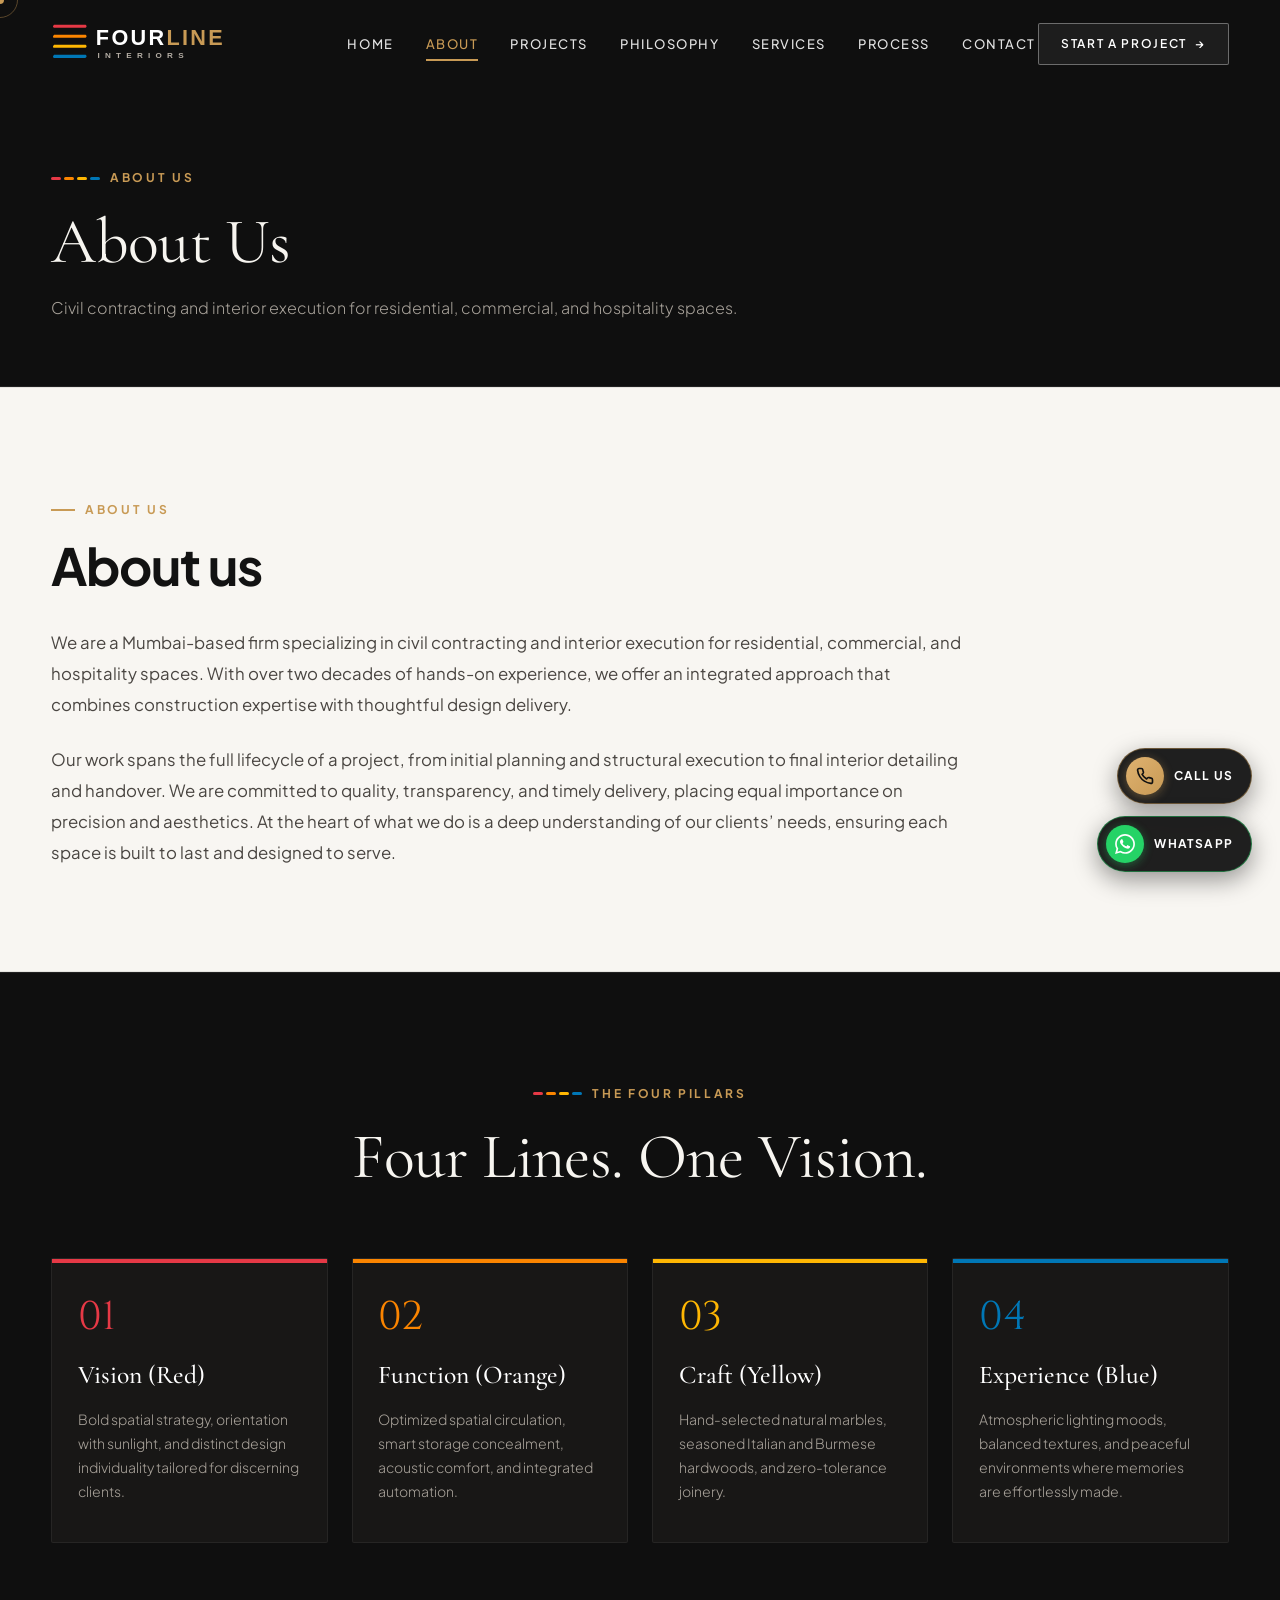
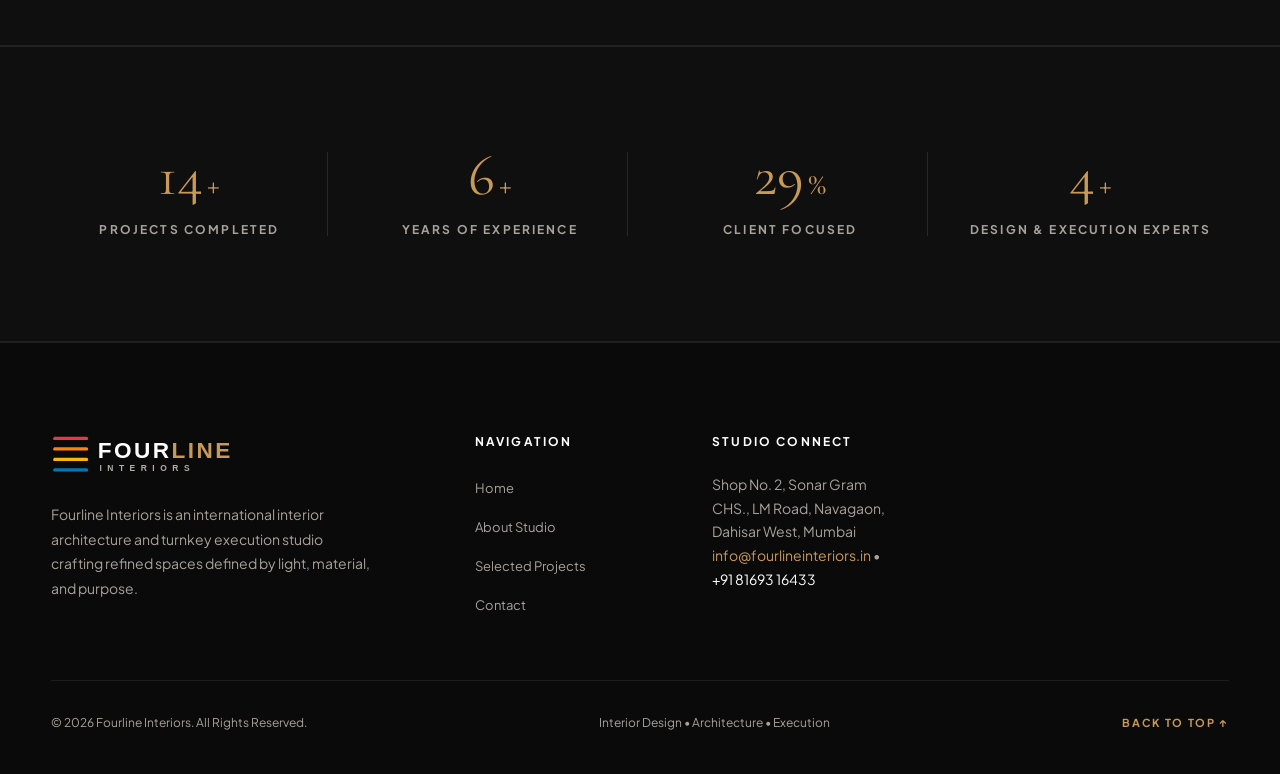
<file: about.html>
<!DOCTYPE html>
<html lang="en">
<head>
  <meta charset="UTF-8" />
  <meta name="viewport" content="width=device-width, initial-scale=1.0" />
  <meta name="description" content="About FOURLINE INTERIORS — Mumbai-based firm specializing in civil contracting and interior execution for residential, commercial, and hospitality spaces with over two decades of hands-on experience." />
  <title>About Us — FOURLINE INTERIORS</title>
  <link rel="icon" type="image/svg+xml" href="assets/logo.svg" />
  <link rel="stylesheet" href="css/style.css" />
</head>
<body>
  <!-- Custom Luxury Cursor -->
  <div class="custom-cursor"></div>
  <div class="cursor-follower"></div>

  <!-- Header -->
  <header class="site-header scrolled" id="mainHeader">
    <div class="header-container">
      <a href="index.html" class="brand-logo-link">
        <img src="assets/logo-white.svg" alt="Fourline Interiors Logo" class="logo-img" />
      </a>

      <nav class="nav-menu">
        <a href="index.html" class="nav-link">Home</a>
        <a href="about.html" class="nav-link active">About</a>
        <a href="projects.html" class="nav-link">Projects</a>
        <a href="index.html#concept" class="nav-link">Philosophy</a>
        <a href="index.html#services" class="nav-link">Services</a>
        <a href="index.html#process" class="nav-link">Process</a>
        <a href="contact.html" class="nav-link">Contact</a>
      </nav>

      <div class="header-actions">
        <a href="contact.html" class="btn-header-cta">
          <span>Start a Project</span>
          <span class="cta-arrow">→</span>
        </a>
        <button class="mobile-nav-toggle" aria-label="Toggle navigation menu">
          <span></span><span></span><span></span>
        </button>
      </div>
    </div>
  </header>

  <!-- Mobile Drawer Overlay -->
  <div class="mobile-drawer" id="mobileDrawer">
    <nav class="mobile-nav-links">
      <a href="index.html" class="mobile-nav-link"><span class="nav-num">01</span> Home</a>
      <a href="about.html" class="mobile-nav-link active"><span class="nav-num">02</span> About</a>
      <a href="projects.html" class="mobile-nav-link"><span class="nav-num">03</span> Selected Projects</a>
      <a href="index.html#concept" class="mobile-nav-link"><span class="nav-num">04</span> Fourline Concept</a>
      <a href="index.html#services" class="mobile-nav-link"><span class="nav-num">05</span> Services</a>
      <a href="contact.html" class="mobile-nav-link"><span class="nav-num">06</span> Contact</a>
    </nav>
  </div>

  <!-- Page Hero Banner -->
  <section class="section" style="background-color: var(--bg-dark); color: #FFFFFF; padding-top: 10rem; padding-bottom: 4rem; border-bottom: 1px solid rgba(255,255,255,0.08);">
    <div class="container">
      <div class="section-tag">
        <div class="fourline-brand-bar">
          <span class="line-1"></span>
          <span class="line-2"></span>
          <span class="line-3"></span>
          <span class="line-4"></span>
        </div>
        <span style="color: var(--gold-primary);">About Us</span>
      </div>
      <h1 class="section-title light" style="max-width: 850px;">About Us</h1>
      <p class="section-subtitle light" style="max-width: 750px;">
        Civil contracting and interior execution for residential, commercial, and hospitality spaces.
      </p>
    </div>
  </section>

  <!-- Studio Story Section -->
  <section class="section intro-section">
    <div class="container">
      <div class="intro-content-wrapper" style="max-width: 920px;">
        <div class="section-tag">
          <span class="tag-line"></span>
          <span>About Us</span>
        </div>
        <h2 class="intro-lead-heading" style="font-family: var(--font-sans); font-weight: 700; letter-spacing: -0.02em; margin-bottom: 2rem;">About us</h2>
        <p class="intro-text-body" style="font-size: clamp(1.05rem, 1.2vw, 1.2rem); line-height: 1.85; color: var(--text-secondary); margin-bottom: 1.5rem;">
          We are a Mumbai-based firm specializing in civil contracting and interior execution for residential, commercial, and hospitality spaces. With over two decades of hands-on experience, we offer an integrated approach that combines construction expertise with thoughtful design delivery.
        </p>
        <p class="intro-text-body" style="font-size: clamp(1.05rem, 1.2vw, 1.2rem); line-height: 1.85; color: var(--text-secondary); margin-bottom: 0;">
          Our work spans the full lifecycle of a project, from initial planning and structural execution to final interior detailing and handover. We are committed to quality, transparency, and timely delivery, placing equal importance on precision and aesthetics. At the heart of what we do is a deep understanding of our clients’ needs, ensuring each space is built to last and designed to serve.
        </p>
      </div>
    </div>
  </section>

  <!-- Fourline Concept Pillars -->
  <section class="section fourline-concept-section">
    <div class="container">
      <div class="concept-header-centered">
        <div class="section-tag" style="justify-content: center;">
          <div class="fourline-brand-bar">
            <span class="line-1"></span>
            <span class="line-2"></span>
            <span class="line-3"></span>
            <span class="line-4"></span>
          </div>
          <span style="color: var(--gold-primary);">The Four Pillars</span>
        </div>
        <h2 class="section-title light">Four Lines. One Vision.</h2>
      </div>

      <div class="concept-grid-four">
        <div class="concept-card pillar-vision">
          <div class="concept-number">01</div>
          <h3 class="concept-title">Vision (Red)</h3>
          <p class="concept-desc">Bold spatial strategy, orientation with sunlight, and distinct design individuality tailored for discerning clients.</p>
        </div>
        <div class="concept-card pillar-function">
          <div class="concept-number">02</div>
          <h3 class="concept-title">Function (Orange)</h3>
          <p class="concept-desc">Optimized spatial circulation, smart storage concealment, acoustic comfort, and integrated automation.</p>
        </div>
        <div class="concept-card pillar-craft">
          <div class="concept-number">03</div>
          <h3 class="concept-title">Craft (Yellow)</h3>
          <p class="concept-desc">Hand-selected natural marbles, seasoned Italian and Burmese hardwoods, and zero-tolerance joinery.</p>
        </div>
        <div class="concept-card pillar-experience">
          <div class="concept-number">04</div>
          <h3 class="concept-title">Experience (Blue)</h3>
          <p class="concept-desc">Atmospheric lighting moods, balanced textures, and peaceful environments where memories are effortlessly made.</p>
        </div>
      </div>
    </div>
  </section>

  <!-- Statistics -->
  <section class="stats-section">
    <div class="container">
      <div class="stats-grid">
        <div class="stat-box">
          <div class="stat-number-wrapper"><span class="stat-number" data-target="50">0</span><span class="stat-suffix">+</span></div>
          <div class="stat-label">Projects Completed</div>
        </div>
        <div class="stat-box">
          <div class="stat-number-wrapper"><span class="stat-number" data-target="20">0</span><span class="stat-suffix">+</span></div>
          <div class="stat-label">Years of Experience</div>
        </div>
        <div class="stat-box">
          <div class="stat-number-wrapper"><span class="stat-number" data-target="100">0</span><span class="stat-suffix">%</span></div>
          <div class="stat-label">Client Focused</div>
        </div>
        <div class="stat-box">
          <div class="stat-number-wrapper"><span class="stat-number" data-target="15">0</span><span class="stat-suffix">+</span></div>
          <div class="stat-label">Design & Execution Experts</div>
        </div>
      </div>
    </div>
  </section>

  <!-- Footer -->
  <footer class="site-footer">
    <div class="container">
      <div class="footer-top-grid">
        <div class="footer-brand-col">
          <img src="assets/logo-white.svg" alt="Fourline Interiors" class="footer-logo-img" />
          <p class="footer-tagline">
            Fourline Interiors is an international interior architecture and turnkey execution studio crafting refined spaces defined by light, material, and purpose.
          </p>
        </div>
        <div>
          <div class="footer-heading">Navigation</div>
          <ul class="footer-links">
            <li><a href="index.html" class="footer-link">Home</a></li>
            <li><a href="about.html" class="footer-link">About Studio</a></li>
            <li><a href="projects.html" class="footer-link">Selected Projects</a></li>
            <li><a href="contact.html" class="footer-link">Contact</a></li>
          </ul>
        </div>
        <div>
          <div class="footer-heading">Studio Connect</div>
          <p style="font-size: 0.875rem; margin-bottom: 1rem; line-height: 1.7;">
            Shop No. 2, Sonar Gram CHS., LM Road, Navagaon, Dahisar West, Mumbai<br />
            <a href="mailto:info@fourlineinteriors.in" style="color: var(--gold-primary);">info@fourlineinteriors.in</a> • <a href="tel:+918169316433" style="color: #FFFFFF;">+91 81693 16433</a>
          </p>
        </div>
      </div>
      <div class="footer-bottom-row">
        <div>© 2026 Fourline Interiors. All Rights Reserved.</div>
        <div>Interior Design • Architecture • Execution</div>
        <a href="#mainHeader" class="back-to-top-btn">Back to top ↑</a>
      </div>
    </div>
  </footer>

  <!-- Floating Contact Action Bar (Call & WhatsApp) -->
  <div class="floating-contact-bar">
    <a href="tel:+918169316433" class="floating-cta-btn call-btn" aria-label="Call Fourline Interiors">
      <div class="cta-icon-box call-icon">
        <svg width="18" height="18" viewBox="0 0 24 24" fill="none" stroke="currentColor" stroke-width="2.2" stroke-linecap="round" stroke-linejoin="round">
          <path d="M22 16.92v3a2 2 0 0 1-2.18 2 19.79 19.79 0 0 1-8.63-3.07 19.5 19.5 0 0 1-6-6 19.79 19.79 0 0 1-3.07-8.67A2 2 0 0 1 4.11 2h3a2 2 0 0 1 2 1.72 12.84 12.84 0 0 0 .7 2.81 2 2 0 0 1-.45 2.11L8.09 9.91a16 16 0 0 0 6 6l1.27-1.27a2 2 0 0 1 2.11-.45 12.84 12.84 0 0 0 2.81.7A2 2 0 0 1 22 16.92z"/>
        </svg>
      </div>
      <span class="cta-btn-text">Call Us</span>
    </a>

    <a href="https://wa.me/918169316433?text=Hello%20Fourline%20Interiors%2C%20I%20would%20like%20to%20inquire%20about%20an%20interior%20project." 
       class="floating-cta-btn whatsapp-btn" 
       target="_blank" 
       rel="noopener noreferrer" 
       aria-label="Chat with Fourline Interiors on WhatsApp">
      <div class="cta-icon-box wa-icon">
        <svg width="20" height="20" viewBox="0 0 24 24" fill="currentColor">
          <path d="M.057 24l1.687-6.163c-1.041-1.804-1.588-3.849-1.587-5.946.003-6.556 5.338-11.891 11.893-11.891 3.181.001 6.167 1.24 8.413 3.488 2.245 2.248 3.481 5.236 3.48 8.414-.003 6.557-5.338 11.892-11.893 11.892-1.99-.001-3.951-.5-5.688-1.448l-6.305 1.654zm6.597-3.807c1.676.995 3.276 1.591 5.392 1.592 5.448 0 9.886-4.434 9.889-9.885.002-5.462-4.415-9.89-9.881-9.892-5.452 0-9.887 4.434-9.889 9.884-.001 2.225.651 3.891 1.746 5.634l-.999 3.648 3.742-.981zm11.387-5.464c-.074-.124-.272-.198-.57-.347-.297-.149-1.758-.868-2.031-.967-.272-.099-.47-.149-.669.149-.198.297-.768.967-.941 1.165-.173.198-.347.223-.644.074-.297-.149-1.255-.462-2.39-1.475-.883-.788-1.48-1.761-1.653-2.059-.173-.297-.018-.458.13-.606.134-.133.297-.347.446-.521.151-.172.2-.296.3-.495.099-.198.05-.372-.025-.521-.075-.148-.669-1.611-.916-2.206-.242-.579-.487-.501-.669-.51l-.57-.01c-.198 0-.52.074-.792.372s-1.04 1.016-1.04 2.479 1.065 2.876 1.213 3.074c.149.198 2.095 3.2 5.076 4.487.709.306 1.263.489 1.694.626.712.226 1.36.194 1.872.118.571-.085 1.758-.719 2.006-1.413.248-.695.248-1.29.173-1.414z"/>
        </svg>
      </div>
      <span class="cta-btn-text">WhatsApp</span>
    </a>
  </div>

  <script src="js/projects-data.js"></script>
  <script src="js/before-after.js"></script>
  <script src="js/main.js"></script>
</body>
</html>
</file>
<file: css/style.css>
/* ==========================================================================
   FOURLINE INTERIORS - LUXURY ARCHITECTURAL DESIGN SYSTEM
   ========================================================================== */

@import url('https://fonts.googleapis.com/css2?family=Cormorant+Garamond:ital,wght@0,300;0,400;0,500;0,600;0,700;1,400;1,600&family=Plus+Jakarta+Sans:wght@300;400;500;600;700;800&family=Cinzel:wght@400;500;600;700&display=swap');

:root {
  /* Core Backgrounds */
  --bg-primary: #FFFFFF;
  --bg-secondary: #F8F6F2;
  --bg-warm: #F2EDE4;
  --bg-dark: #0F0F0F;
  --bg-dark-surface: #181716;
  --bg-dark-card: #201F1D;
  
  /* Text & Typography */
  --text-primary: #121212;
  --text-secondary: #4A4642;
  --text-muted: #7E7870;
  --text-light: #F7F5F0;
  --text-light-muted: #A8A29A;
  
  /* Luxury Gold Accent */
  --gold-primary: #C89A55;
  --gold-hover: #D8AA67;
  --gold-dark: #A37936;
  --gold-subtle: rgba(200, 154, 85, 0.12);
  --gold-glow: rgba(200, 154, 85, 0.25);
  
  /* Fourline Iconic Brand Colors */
  --line-red: #E63946;
  --line-orange: #FB8500;
  --line-yellow: #FFB703;
  --line-blue: #0077B6;
  
  /* Architectural Borders */
  --border-subtle: rgba(18, 18, 18, 0.08);
  --border-medium: rgba(18, 18, 18, 0.16);
  --border-dark: rgba(255, 255, 255, 0.1);
  --border-dark-hover: rgba(200, 154, 85, 0.4);
  
  /* Typography Scale */
  --font-serif: 'Cormorant Garamond', 'Playfair Display', Georgia, serif;
  --font-sans: 'Plus Jakarta Sans', -apple-system, BlinkMacSystemFont, 'Segoe UI', Roboto, sans-serif;
  --font-display: 'Cinzel', serif;
  
  /* Layout Spacing */
  --container-max: 1440px;
  --container-pad: clamp(1rem, 4vw, 3.5rem);
  --section-pad: clamp(3.5rem, 8vw, 8rem);
  
  /* Transitions */
  --transition-smooth: all 0.4s cubic-bezier(0.16, 1, 0.3, 1);
  --transition-fast: all 0.2s cubic-bezier(0.16, 1, 0.3, 1);
}

/* ==========================================================================
   Base Reset & Global Styles
   ========================================================================== */

*, *::before, *::after {
  margin: 0;
  padding: 0;
  box-sizing: border-box;
}

html {
  scroll-behavior: smooth;
  font-size: 16px;
  -webkit-font-smoothing: antialiased;
  -moz-osx-font-smoothing: grayscale;
  background-color: var(--bg-primary);
  color: var(--text-primary);
}

body {
  font-family: var(--font-sans);
  line-height: 1.7;
  font-weight: 400;
  overflow-x: hidden;
  position: relative;
  background-color: var(--bg-primary);
  width: 100%;
}

img {
  max-width: 100%;
  height: auto;
  display: block;
  object-fit: cover;
}

a {
  color: inherit;
  text-decoration: none;
  transition: var(--transition-fast);
}

button {
  cursor: pointer;
  border: none;
  background: none;
  font-family: inherit;
  transition: var(--transition-smooth);
}

ul, ol {
  list-style: none;
}

::selection {
  background-color: var(--gold-primary);
  color: #FFFFFF;
}

::-webkit-scrollbar {
  width: 7px;
  height: 7px;
}
::-webkit-scrollbar-track {
  background: #F4EFEA;
}
::-webkit-scrollbar-thumb {
  background: #C89A55;
  border-radius: 4px;
}
::-webkit-scrollbar-thumb:hover {
  background: #A37936;
}

/* Layout Containers */
.container {
  width: 100%;
  max-width: var(--container-max);
  margin-left: auto;
  margin-right: auto;
  padding-left: var(--container-pad);
  padding-right: var(--container-pad);
}

.section {
  padding-top: var(--section-pad);
  padding-bottom: var(--section-pad);
  position: relative;
}

/* Section Header Typography */
.section-tag {
  display: inline-flex;
  align-items: center;
  gap: 0.625rem;
  font-size: 0.75rem;
  font-weight: 700;
  text-transform: uppercase;
  letter-spacing: 0.22em;
  color: var(--gold-primary);
  margin-bottom: 1rem;
}

.section-tag .tag-line {
  display: inline-block;
  width: 24px;
  height: 1.5px;
  background-color: var(--gold-primary);
}

.section-title {
  font-family: var(--font-serif);
  font-size: clamp(2rem, 5vw, 4rem);
  font-weight: 400;
  line-height: 1.15;
  color: var(--text-primary);
  margin-bottom: 1rem;
  letter-spacing: -0.01em;
}

.section-title.light {
  color: var(--text-light);
}

.section-subtitle {
  font-size: clamp(0.9375rem, 1.25vw, 1.1875rem);
  color: var(--text-secondary);
  max-width: 680px;
  font-weight: 300;
  line-height: 1.75;
}

.section-subtitle.light {
  color: var(--text-light-muted);
}

/* 4-Color Brand Bar Micro-Component */
.fourline-brand-bar {
  display: inline-flex;
  gap: 3px;
  align-items: center;
}
.fourline-brand-bar span {
  display: inline-block;
  height: 3px;
  border-radius: 1.5px;
}
.fourline-brand-bar .line-1 { width: 10px; background: var(--line-red); }
.fourline-brand-bar .line-2 { width: 10px; background: var(--line-orange); }
.fourline-brand-bar .line-3 { width: 10px; background: var(--line-yellow); }
.fourline-brand-bar .line-4 { width: 10px; background: var(--line-blue); }

/* ==========================================================================
   Custom Luxury Cursor (Desktop only)
   ========================================================================== */

.custom-cursor {
  position: fixed;
  top: 0;
  left: 0;
  width: 8px;
  height: 8px;
  background-color: var(--gold-primary);
  border-radius: 50%;
  pointer-events: none;
  z-index: 9999;
  transform: translate(-50%, -50%);
  transition: width 0.3s, height 0.3s, background-color 0.3s, opacity 0.3s;
  opacity: 0;
}

.cursor-follower {
  position: fixed;
  top: 0;
  left: 0;
  width: 36px;
  height: 36px;
  border: 1px solid rgba(200, 154, 85, 0.4);
  border-radius: 50%;
  pointer-events: none;
  z-index: 9998;
  transform: translate(-50%, -50%);
  transition: transform 0.15s ease-out, width 0.3s, height 0.3s, opacity 0.3s;
  opacity: 0;
}

body.cursor-active .custom-cursor,
body.cursor-active .cursor-follower {
  opacity: 1;
}

.cursor-hover .custom-cursor {
  width: 12px;
  height: 12px;
  background-color: var(--gold-hover);
}

.cursor-hover .cursor-follower {
  width: 54px;
  height: 54px;
  border-color: var(--gold-primary);
  background-color: rgba(200, 154, 85, 0.08);
}

@media (pointer: coarse), (max-width: 1024px) {
  .custom-cursor,
  .cursor-follower {
    display: none !important;
  }
}

/* ==========================================================================
   Header & Navigation
   ========================================================================== */

.site-header {
  position: fixed;
  top: 0;
  left: 0;
  width: 100%;
  z-index: 1000;
  transition: padding 0.35s ease, background-color 0.35s ease, backdrop-filter 0.35s ease, box-shadow 0.35s ease;
  padding: 1.25rem 0;
  background-color: transparent;
}

.site-header.scrolled {
  padding: 0.875rem 0;
  background-color: rgba(15, 15, 15, 0.92);
  backdrop-filter: blur(16px);
  -webkit-backdrop-filter: blur(16px);
  border-bottom: 1px solid rgba(255, 255, 255, 0.08);
  box-shadow: 0 10px 30px rgba(0, 0, 0, 0.3);
}

.header-container {
  display: flex;
  align-items: center;
  justify-content: space-between;
  max-width: var(--container-max);
  margin: 0 auto;
  padding: 0 var(--container-pad);
}

.brand-logo-link {
  display: flex;
  align-items: center;
  z-index: 1002;
}

.brand-logo-link .logo-img {
  height: 48px;
  width: auto;
  transition: transform 0.3s ease, height 0.3s ease;
}

.site-header.scrolled .brand-logo-link .logo-img {
  height: 40px;
}

.nav-menu {
  display: flex;
  align-items: center;
  gap: clamp(1.25rem, 2.5vw, 2.5rem);
}

.nav-link {
  font-size: 0.8125rem;
  font-weight: 500;
  letter-spacing: 0.12em;
  text-transform: uppercase;
  color: rgba(255, 255, 255, 0.88);
  position: relative;
  padding: 0.35rem 0;
  transition: color 0.25s ease;
}

.nav-link::after {
  content: '';
  position: absolute;
  bottom: 0;
  left: 0;
  width: 0%;
  height: 1.5px;
  background-color: var(--gold-primary);
  transition: width 0.3s cubic-bezier(0.16, 1, 0.3, 1);
}

.nav-link:hover {
  color: #FFFFFF;
}

.nav-link:hover::after,
.nav-link.active::after {
  width: 100%;
}

.nav-link.active {
  color: var(--gold-primary);
}

.header-actions {
  display: flex;
  align-items: center;
  gap: 1rem;
}

.btn-header-cta {
  display: inline-flex;
  align-items: center;
  gap: 0.5rem;
  padding: 0.625rem 1.375rem;
  border: 1px solid rgba(255, 255, 255, 0.35);
  background: rgba(255, 255, 255, 0.06);
  color: #FFFFFF;
  font-size: 0.75rem;
  font-weight: 600;
  letter-spacing: 0.14em;
  text-transform: uppercase;
  border-radius: 2px;
  transition: var(--transition-smooth);
  white-space: nowrap;
}

.btn-header-cta:hover {
  border-color: var(--gold-primary);
  background-color: var(--gold-primary);
  color: #111111;
  box-shadow: 0 4px 20px rgba(200, 154, 85, 0.35);
}

/* Mobile Hamburger Toggle */
.mobile-nav-toggle {
  display: none;
  flex-direction: column;
  justify-content: center;
  align-items: center;
  gap: 6px;
  width: 44px;
  height: 44px;
  background: rgba(255, 255, 255, 0.08);
  border: 1px solid rgba(255, 255, 255, 0.15);
  border-radius: 4px;
  cursor: pointer;
  z-index: 1003;
  padding: 0;
}

.mobile-nav-toggle span {
  display: block;
  height: 2px;
  width: 22px;
  background-color: #FFFFFF;
  border-radius: 1px;
  transition: transform 0.3s ease, opacity 0.3s ease, background-color 0.3s ease;
}

.mobile-nav-toggle.open span:nth-child(1) {
  transform: translateY(8px) rotate(45deg);
  background-color: var(--gold-primary);
}
.mobile-nav-toggle.open span:nth-child(2) {
  opacity: 0;
}
.mobile-nav-toggle.open span:nth-child(3) {
  transform: translateY(-8px) rotate(-45deg);
  background-color: var(--gold-primary);
}

/* Mobile Drawer Overlay */
.mobile-drawer {
  position: fixed;
  top: 0;
  left: 0;
  width: 100%;
  height: 100vh;
  height: 100dvh;
  background-color: #0C0C0C;
  z-index: 1001;
  display: flex;
  flex-direction: column;
  justify-content: space-between;
  padding: 6rem 1.75rem 2.5rem;
  opacity: 0;
  visibility: hidden;
  transform: translateY(-10px);
  transition: opacity 0.35s ease, transform 0.35s ease, visibility 0.35s ease;
  overflow-y: auto;
}

.mobile-drawer.open {
  opacity: 1;
  visibility: visible;
  transform: translateY(0);
}

.mobile-drawer .mobile-nav-links {
  display: flex;
  flex-direction: column;
  gap: 1.125rem;
  margin-bottom: 2rem;
}

.mobile-drawer .mobile-nav-link {
  font-family: var(--font-serif);
  font-size: clamp(1.75rem, 5vw, 2.25rem);
  color: var(--text-light);
  display: flex;
  align-items: baseline;
  gap: 0.875rem;
  padding: 0.25rem 0;
  transition: color 0.2s ease, padding-left 0.2s ease;
}

.mobile-drawer .mobile-nav-link .nav-num {
  font-family: var(--font-sans);
  font-size: 0.8125rem;
  color: var(--gold-primary);
  font-weight: 600;
  letter-spacing: 0.1em;
}

.mobile-drawer .mobile-nav-link:hover,
.mobile-drawer .mobile-nav-link.active {
  color: var(--gold-primary);
  padding-left: 0.5rem;
}

.mobile-drawer-footer {
  border-top: 1px solid rgba(255, 255, 255, 0.1);
  padding-top: 1.5rem;
  display: flex;
  flex-direction: column;
  gap: 1rem;
}

.mobile-drawer-contact {
  font-size: 0.8125rem;
  color: var(--text-light-muted);
  line-height: 1.6;
}

/* ==========================================================================
   Hero Section
   ========================================================================== */

.hero-section {
  position: relative;
  min-height: 100vh;
  min-height: 100dvh;
  display: flex;
  align-items: center;
  padding: clamp(7rem, 14vw, 9.5rem) 0 clamp(4rem, 8vw, 6rem);
  background-color: var(--bg-dark);
  overflow: hidden;
}

.hero-bg-wrapper {
  position: absolute;
  top: 0;
  left: 0;
  width: 100%;
  height: 100%;
  z-index: 1;
}

.hero-bg-image {
  width: 100%;
  height: 100%;
  object-fit: cover;
  object-position: center;
}

.hero-overlay {
  position: absolute;
  top: 0;
  left: 0;
  width: 100%;
  height: 100%;
  background: linear-gradient(
    180deg,
    rgba(15, 15, 15, 0.8) 0%,
    rgba(15, 15, 15, 0.6) 50%,
    rgba(15, 15, 15, 0.92) 100%
  );
  z-index: 2;
}

.hero-content {
  position: relative;
  z-index: 10;
  max-width: 900px;
}

.hero-badge {
  display: inline-flex;
  align-items: center;
  gap: 0.75rem;
  padding: 0.4rem 1rem;
  background: rgba(255, 255, 255, 0.08);
  backdrop-filter: blur(10px);
  border: 1px solid rgba(255, 255, 255, 0.15);
  border-radius: 100px;
  font-size: 0.6875rem;
  font-weight: 700;
  letter-spacing: 0.2em;
  text-transform: uppercase;
  color: var(--gold-primary);
  margin-bottom: 1.5rem;
  flex-wrap: wrap;
}

.hero-headline {
  font-family: var(--font-serif);
  font-size: clamp(2.35rem, 6.5vw, 5.25rem);
  font-weight: 400;
  line-height: 1.08;
  letter-spacing: -0.02em;
  color: #FFFFFF;
  margin-bottom: 1.5rem;
  text-transform: uppercase;
  word-break: break-word;
}

.hero-headline span.gold-text {
  color: var(--gold-primary);
  font-style: italic;
  font-weight: 300;
}

.hero-paragraph {
  font-size: clamp(0.9375rem, 1.3vw, 1.25rem);
  color: rgba(255, 255, 255, 0.85);
  max-width: 620px;
  line-height: 1.75;
  font-weight: 300;
  margin-bottom: 2.25rem;
}

.hero-cta-group {
  display: flex;
  flex-wrap: wrap;
  align-items: center;
  gap: 1rem;
}

/* Primary Button */
.btn-primary {
  display: inline-flex;
  align-items: center;
  justify-content: center;
  gap: 0.625rem;
  padding: 0.9375rem 2rem;
  background-color: var(--gold-primary);
  color: #111111;
  font-size: 0.8125rem;
  font-weight: 700;
  letter-spacing: 0.15em;
  text-transform: uppercase;
  border-radius: 2px;
  transition: var(--transition-smooth);
  border: 1px solid var(--gold-primary);
  text-align: center;
}

.btn-primary:hover {
  background-color: var(--gold-hover);
  border-color: var(--gold-hover);
  color: #111111;
  box-shadow: 0 8px 20px rgba(200, 154, 85, 0.4);
}

/* Secondary Outlined Button */
.btn-secondary {
  display: inline-flex;
  align-items: center;
  justify-content: center;
  gap: 0.625rem;
  padding: 0.9375rem 1.875rem;
  background: transparent;
  color: #FFFFFF;
  font-size: 0.8125rem;
  font-weight: 600;
  letter-spacing: 0.15em;
  text-transform: uppercase;
  border-radius: 2px;
  border: 1px solid rgba(255, 255, 255, 0.35);
  transition: var(--transition-smooth);
  text-align: center;
}

.btn-secondary:hover {
  border-color: #FFFFFF;
  background-color: rgba(255, 255, 255, 0.12);
  color: #FFFFFF;
}

/* Floating Studio Badge */
.hero-floating-meta {
  position: absolute;
  right: var(--container-pad);
  bottom: 3.5rem;
  z-index: 10;
  display: flex;
  align-items: center;
  gap: 1.25rem;
  background: rgba(18, 18, 18, 0.7);
  backdrop-filter: blur(12px);
  padding: 1rem 1.5rem;
  border: 1px solid rgba(255, 255, 255, 0.12);
  border-radius: 4px;
}

.hero-floating-meta .meta-item {
  display: flex;
  flex-direction: column;
}

.hero-floating-meta .meta-label {
  font-size: 0.625rem;
  text-transform: uppercase;
  letter-spacing: 0.18em;
  color: var(--text-light-muted);
}

.hero-floating-meta .meta-value {
  font-size: 0.875rem;
  font-weight: 700;
  color: var(--gold-primary);
}

.hero-floating-meta .meta-divider {
  width: 1px;
  height: 24px;
  background: rgba(255, 255, 255, 0.15);
}

/* Scroll Indicator */
.hero-scroll-indicator {
  position: absolute;
  left: var(--container-pad);
  bottom: 3rem;
  z-index: 10;
  display: flex;
  align-items: center;
  gap: 0.75rem;
  color: rgba(255, 255, 255, 0.6);
  font-size: 0.6875rem;
  letter-spacing: 0.2em;
  text-transform: uppercase;
}

.hero-scroll-indicator .scroll-mouse {
  width: 18px;
  height: 28px;
  border: 1.5px solid rgba(255, 255, 255, 0.4);
  border-radius: 10px;
  position: relative;
}

.hero-scroll-indicator .scroll-wheel {
  position: absolute;
  top: 5px;
  left: 50%;
  transform: translateX(-50%);
  width: 2.5px;
  height: 5px;
  background-color: var(--gold-primary);
  border-radius: 2px;
  animation: scrollBob 2s infinite ease-in-out;
}

@keyframes scrollBob {
  0%, 100% { transform: translate(-50%, 0); opacity: 1; }
  50% { transform: translate(-50%, 8px); opacity: 0; }
}

/* ==========================================================================
   Brand Introduction (Split Screen)
   ========================================================================== */

.intro-section {
  background-color: var(--bg-secondary);
  border-top: 1px solid var(--border-subtle);
  border-bottom: 1px solid var(--border-subtle);
}

.intro-grid {
  display: grid;
  grid-template-columns: 1fr 1fr;
  gap: clamp(2.5rem, 5vw, 5rem);
  align-items: center;
}

.intro-left {
  position: relative;
}

.intro-section-num {
  font-family: var(--font-display);
  font-size: clamp(3rem, 5vw, 4.5rem);
  line-height: 1;
  color: var(--gold-primary);
  opacity: 0.35;
  margin-bottom: 0.75rem;
}

.intro-lead-heading {
  font-family: var(--font-serif);
  font-size: clamp(2rem, 4vw, 3.5rem);
  font-weight: 400;
  line-height: 1.15;
  color: var(--text-primary);
  margin-bottom: 1.5rem;
  letter-spacing: -0.01em;
}

.intro-text-body {
  font-size: clamp(0.9375rem, 1.1vw, 1.0625rem);
  color: var(--text-secondary);
  line-height: 1.8;
  margin-bottom: 1.5rem;
}

.intro-pillars {
  display: grid;
  grid-template-columns: 1fr 1fr;
  gap: 1.25rem;
  margin-top: 1.75rem;
  padding-top: 1.75rem;
  border-top: 1px solid var(--border-subtle);
}

.pillar-item h4 {
  font-family: var(--font-serif);
  font-size: 1.1875rem;
  color: var(--text-primary);
  margin-bottom: 0.25rem;
}

.pillar-item p {
  font-size: 0.8125rem;
  color: var(--text-muted);
  line-height: 1.6;
}

.intro-right-image-wrapper {
  position: relative;
}

.intro-image-main {
  width: 100%;
  height: clamp(320px, 40vw, 520px);
  object-fit: cover;
  border-radius: 2px;
  box-shadow: 0 15px 35px rgba(0, 0, 0, 0.08);
}

.intro-floating-card {
  position: absolute;
  bottom: -1.75rem;
  left: -1.75rem;
  background-color: var(--bg-dark);
  color: #FFFFFF;
  padding: 1.5rem;
  max-width: 260px;
  border-radius: 2px;
  border-left: 3px solid var(--gold-primary);
  box-shadow: 0 15px 30px rgba(0, 0, 0, 0.25);
}

.intro-floating-card .card-quote {
  font-family: var(--font-serif);
  font-size: 1.0625rem;
  font-style: italic;
  line-height: 1.45;
  color: var(--text-light);
  margin-bottom: 0.5rem;
}

.intro-floating-card .card-author {
  font-size: 0.625rem;
  text-transform: uppercase;
  letter-spacing: 0.18em;
  color: var(--gold-primary);
}

/* ==========================================================================
   Featured Projects (Selected Projects)
   ========================================================================== */

.projects-section {
  background-color: var(--bg-primary);
}

.projects-header-wrapper {
  display: flex;
  flex-wrap: wrap;
  justify-content: space-between;
  align-items: flex-end;
  margin-bottom: 2.75rem;
  gap: 1.5rem;
}

.project-filter-tabs {
  display: flex;
  gap: 0.5rem;
  overflow-x: auto;
  padding-bottom: 0.5rem;
  -webkit-overflow-scrolling: touch;
  max-width: 100%;
}

.project-filter-tabs::-webkit-scrollbar {
  display: none;
}

.filter-btn {
  padding: 0.5rem 1.125rem;
  font-size: 0.75rem;
  font-weight: 600;
  letter-spacing: 0.12em;
  text-transform: uppercase;
  color: var(--text-muted);
  border: 1px solid var(--border-subtle);
  background: var(--bg-secondary);
  border-radius: 2px;
  transition: var(--transition-fast);
  white-space: nowrap;
  flex-shrink: 0;
}

.filter-btn:hover {
  color: var(--text-primary);
  border-color: var(--border-medium);
}

.filter-btn.active {
  background-color: var(--text-primary);
  color: #FFFFFF;
  border-color: var(--text-primary);
}

/* Asymmetric Masonry Project Grid */
.projects-masonry-grid {
  display: grid;
  grid-template-columns: repeat(12, 1fr);
  gap: 2rem;
}

.project-card {
  position: relative;
  overflow: hidden;
  border-radius: 2px;
  background-color: var(--bg-secondary);
  transition: transform 0.4s cubic-bezier(0.16, 1, 0.3, 1), box-shadow 0.4s ease;
  cursor: pointer;
}

.project-card:nth-child(1) { grid-column: span 7; }
.project-card:nth-child(2) { grid-column: span 5; }
.project-card:nth-child(3) { grid-column: span 5; }
.project-card:nth-child(4) { grid-column: span 7; }
.project-card:nth-child(5) { grid-column: span 6; }
.project-card:nth-child(6) { grid-column: span 6; }

.project-card:hover {
  transform: translateY(-4px);
  box-shadow: 0 20px 40px rgba(0, 0, 0, 0.12);
}

.project-image-box {
  position: relative;
  width: 100%;
  height: clamp(320px, 35vw, 480px);
  overflow: hidden;
}

.project-image-box img {
  width: 100%;
  height: 100%;
  object-fit: cover;
  transition: transform 0.6s cubic-bezier(0.16, 1, 0.3, 1);
}

.project-card:hover .project-image-box img {
  transform: scale(1.05);
}

.project-card-overlay {
  position: absolute;
  top: 0;
  left: 0;
  width: 100%;
  height: 100%;
  background: linear-gradient(
    180deg,
    rgba(18, 18, 18, 0.1) 30%,
    rgba(18, 18, 18, 0.88) 100%
  );
  opacity: 0.95;
}

.project-badge-top {
  position: absolute;
  top: 1.25rem;
  left: 1.25rem;
  background: rgba(18, 18, 18, 0.75);
  backdrop-filter: blur(8px);
  padding: 0.3rem 0.75rem;
  border-radius: 2px;
  font-size: 0.625rem;
  font-weight: 700;
  letter-spacing: 0.16em;
  text-transform: uppercase;
  color: var(--gold-primary);
  border: 1px solid rgba(255, 255, 255, 0.1);
  z-index: 5;
}

.project-card-details {
  position: absolute;
  bottom: 0;
  left: 0;
  width: 100%;
  padding: clamp(1.25rem, 3vw, 2rem);
  z-index: 5;
  color: #FFFFFF;
}

.project-meta-line {
  display: flex;
  align-items: center;
  gap: 0.5rem;
  font-size: 0.75rem;
  color: var(--text-light-muted);
  text-transform: uppercase;
  letter-spacing: 0.14em;
  margin-bottom: 0.35rem;
}

.project-card-title {
  font-family: var(--font-serif);
  font-size: clamp(1.5rem, 2.5vw, 1.875rem);
  font-weight: 400;
  line-height: 1.2;
  color: #FFFFFF;
  margin-bottom: 0.5rem;
  transition: color 0.3s ease;
}

.project-card:hover .project-card-title {
  color: var(--gold-primary);
}

.project-view-action {
  display: inline-flex;
  align-items: center;
  gap: 0.35rem;
  font-size: 0.6875rem;
  font-weight: 700;
  letter-spacing: 0.18em;
  text-transform: uppercase;
  color: var(--gold-primary);
  transition: all 0.3s ease;
}

/* ==========================================================================
   Fourline Concept Section ("FOUR LINES. ONE VISION.")
   ========================================================================== */

.fourline-concept-section {
  background-color: var(--bg-dark);
  color: var(--text-light);
  border-top: 1px solid rgba(255, 255, 255, 0.08);
  border-bottom: 1px solid rgba(255, 255, 255, 0.08);
}

.concept-header-centered {
  text-align: center;
  max-width: 780px;
  margin: 0 auto clamp(2.5rem, 5vw, 4rem);
}

.concept-grid-four {
  display: grid;
  grid-template-columns: repeat(4, 1fr);
  gap: 1.5rem;
}

.concept-card {
  background: var(--bg-dark-surface);
  border: 1px solid rgba(255, 255, 255, 0.06);
  padding: clamp(1.75rem, 3vw, 2.5rem) clamp(1.25rem, 2vw, 1.75rem);
  position: relative;
  border-radius: 2px;
  transition: var(--transition-smooth);
}

.concept-card:hover {
  transform: translateY(-4px);
  border-color: rgba(255, 255, 255, 0.18);
  box-shadow: 0 15px 30px rgba(0, 0, 0, 0.4);
}

.concept-card::before {
  content: '';
  position: absolute;
  top: 0;
  left: 0;
  width: 100%;
  height: 4px;
}

.concept-card.pillar-vision::before { background-color: var(--line-red); }
.concept-card.pillar-function::before { background-color: var(--line-orange); }
.concept-card.pillar-craft::before { background-color: var(--line-yellow); }
.concept-card.pillar-experience::before { background-color: var(--line-blue); }

.concept-number {
  font-family: var(--font-display);
  font-size: clamp(2rem, 3.5vw, 2.5rem);
  line-height: 1;
  margin-bottom: 1rem;
}

.concept-card.pillar-vision .concept-number { color: var(--line-red); }
.concept-card.pillar-function .concept-number { color: var(--line-orange); }
.concept-card.pillar-craft .concept-number { color: var(--line-yellow); }
.concept-card.pillar-experience .concept-number { color: var(--line-blue); }

.concept-title {
  font-family: var(--font-serif);
  font-size: clamp(1.375rem, 2vw, 1.625rem);
  font-weight: 500;
  margin-bottom: 0.75rem;
  color: #FFFFFF;
}

.concept-desc {
  font-size: 0.875rem;
  color: var(--text-light-muted);
  line-height: 1.7;
  font-weight: 300;
}

/* ==========================================================================
   Services Section ("WHAT WE DO")
   ========================================================================== */

.services-section {
  background-color: var(--bg-warm);
}

.services-list {
  display: flex;
  flex-direction: column;
  margin-top: 2.75rem;
}

.service-item {
  display: grid;
  grid-template-columns: 44px 1.4fr 2fr 40px;
  align-items: center;
  padding: 1.75rem 0;
  border-top: 1px solid var(--border-medium);
  transition: all 0.3s ease;
  cursor: pointer;
}

.service-item:last-child {
  border-bottom: 1px solid var(--border-medium);
}

.service-item:hover {
  padding-left: 1rem;
  padding-right: 1rem;
  background-color: #FFFFFF;
}

/* Coloured Bullets */
.service-bullet {
  width: 14px;
  height: 14px;
  border-radius: 50%;
  display: inline-block;
  position: relative;
  transition: transform 0.35s cubic-bezier(0.16, 1, 0.3, 1), box-shadow 0.35s ease;
  flex-shrink: 0;
}

.service-bullet::after {
  content: '';
  position: absolute;
  top: -4px;
  left: -4px;
  right: -4px;
  bottom: -4px;
  border-radius: 50%;
  border: 1.5px solid currentColor;
  opacity: 0.35;
  transition: transform 0.35s cubic-bezier(0.16, 1, 0.3, 1), opacity 0.35s ease;
}

.service-bullet.bullet-red {
  background-color: var(--line-red);
  color: var(--line-red);
  box-shadow: 0 0 10px rgba(230, 57, 70, 0.45);
}

.service-bullet.bullet-orange {
  background-color: var(--line-orange);
  color: var(--line-orange);
  box-shadow: 0 0 10px rgba(251, 133, 0, 0.45);
}

.service-bullet.bullet-yellow {
  background-color: var(--line-yellow);
  color: var(--line-yellow);
  box-shadow: 0 0 10px rgba(255, 183, 3, 0.45);
}

.service-bullet.bullet-blue {
  background-color: var(--line-blue);
  color: var(--line-blue);
  box-shadow: 0 0 10px rgba(0, 119, 182, 0.45);
}

.service-bullet.bullet-gold {
  background-color: var(--gold-primary);
  color: var(--gold-primary);
  box-shadow: 0 0 10px rgba(200, 154, 85, 0.45);
}

.service-item:hover .service-bullet {
  transform: scale(1.35);
}

.service-item:hover .service-bullet::after {
  transform: scale(1.35);
  opacity: 0.85;
}

.service-item:hover .service-bullet.bullet-red {
  box-shadow: 0 0 18px rgba(230, 57, 70, 0.8);
}

.service-item:hover .service-bullet.bullet-orange {
  box-shadow: 0 0 18px rgba(251, 133, 0, 0.8);
}

.service-item:hover .service-bullet.bullet-yellow {
  box-shadow: 0 0 18px rgba(255, 183, 3, 0.8);
}

.service-item:hover .service-bullet.bullet-blue {
  box-shadow: 0 0 18px rgba(0, 119, 182, 0.8);
}

.service-item:hover .service-bullet.bullet-gold {
  box-shadow: 0 0 18px rgba(200, 154, 85, 0.8);
}

.service-num {
  font-family: var(--font-display);
  font-size: 1.125rem;
  font-weight: 600;
  color: var(--gold-primary);
}

.service-name {
  font-family: var(--font-serif);
  font-size: clamp(1.375rem, 2.5vw, 1.875rem);
  font-weight: 400;
  color: var(--text-primary);
}

.service-description {
  font-size: 0.9375rem;
  color: var(--text-secondary);
  line-height: 1.65;
  padding-right: 1rem;
}

.service-action {
  text-align: right;
  font-size: 1.25rem;
  color: var(--gold-primary);
}

/* ==========================================================================
   Design Process ("FROM IDEA TO REALITY")
   ========================================================================== */

.process-section {
  background-color: var(--bg-primary);
}

.process-timeline {
  display: grid;
  grid-template-columns: repeat(5, 1fr);
  gap: 1.5rem;
  margin-top: 3.5rem;
  position: relative;
}

.process-timeline::before {
  content: '';
  position: absolute;
  top: 32px;
  left: 5%;
  width: 90%;
  height: 1.5px;
  background: var(--border-medium);
  z-index: 1;
}

.process-step {
  position: relative;
  z-index: 2;
}

.step-node {
  width: 64px;
  height: 64px;
  border-radius: 50%;
  background: #FFFFFF;
  border: 1.5px solid var(--border-medium);
  display: flex;
  align-items: center;
  justify-content: center;
  font-family: var(--font-display);
  font-size: 1.125rem;
  font-weight: 600;
  color: var(--gold-primary);
  margin-bottom: 1.5rem;
  transition: var(--transition-smooth);
}

.process-step:hover .step-node {
  border-color: var(--gold-primary);
  background-color: var(--gold-primary);
  color: #111111;
  transform: scale(1.05);
}

.step-title {
  font-family: var(--font-serif);
  font-size: 1.375rem;
  font-weight: 500;
  color: var(--text-primary);
  margin-bottom: 0.5rem;
}

.step-desc {
  font-size: 0.875rem;
  color: var(--text-secondary);
  line-height: 1.65;
}

/* ==========================================================================
   Why Fourline Section
   ========================================================================== */

.why-section {
  background-color: var(--bg-secondary);
}

.why-grid {
  display: grid;
  grid-template-columns: 1.1fr 1fr;
  gap: clamp(2.5rem, 5vw, 4.5rem);
  align-items: center;
}

.why-image-wrapper {
  position: relative;
}

.why-image {
  width: 100%;
  height: clamp(340px, 45vw, 560px);
  object-fit: cover;
  border-radius: 2px;
}

.why-image-badge {
  position: absolute;
  top: 1.5rem;
  right: 1.5rem;
  background: rgba(18, 18, 18, 0.85);
  backdrop-filter: blur(12px);
  color: #FFFFFF;
  padding: 1rem 1.5rem;
  border-radius: 2px;
  border: 1px solid rgba(255, 255, 255, 0.15);
}

.why-image-badge .badge-stat {
  font-family: var(--font-display);
  font-size: 1.75rem;
  font-weight: 700;
  color: var(--gold-primary);
  line-height: 1;
}

.why-image-badge .badge-txt {
  font-size: 0.6875rem;
  text-transform: uppercase;
  letter-spacing: 0.15em;
  color: var(--text-light-muted);
}

.why-qualities-list {
  display: flex;
  flex-direction: column;
  gap: 1.5rem;
  margin-top: 2rem;
}

.why-quality-item {
  display: flex;
  gap: 1.25rem;
  align-items: flex-start;
  padding-bottom: 1.5rem;
  border-bottom: 1px solid var(--border-subtle);
}

.why-quality-item:last-child {
  border-bottom: none;
  padding-bottom: 0;
}

.why-num {
  font-family: var(--font-display);
  font-size: 1rem;
  font-weight: 600;
  color: var(--gold-primary);
  padding-top: 0.25rem;
}

.why-content h4 {
  font-family: var(--font-serif);
  font-size: 1.25rem;
  font-weight: 500;
  color: var(--text-primary);
  margin-bottom: 0.25rem;
}

.why-content p {
  font-size: 0.875rem;
  color: var(--text-secondary);
  line-height: 1.6;
}

/* ==========================================================================
   Project Statistics (Dark Section with Counters)
   ========================================================================== */

.stats-section {
  background-color: var(--bg-dark);
  color: #FFFFFF;
  padding: clamp(3.5rem, 6vw, 5.5rem) 0;
  border-top: 1px solid rgba(255, 255, 255, 0.08);
  border-bottom: 1px solid rgba(255, 255, 255, 0.08);
}

.stats-grid {
  display: grid;
  grid-template-columns: repeat(4, 1fr);
  gap: 1.5rem;
}

.stat-box {
  text-align: center;
  padding: 1.5rem 0.5rem;
  position: relative;
}

.stat-box:not(:last-child)::after {
  content: '';
  position: absolute;
  top: 20%;
  right: 0;
  height: 60%;
  width: 1px;
  background: rgba(255, 255, 255, 0.1);
}

.stat-number-wrapper {
  display: flex;
  align-items: baseline;
  justify-content: center;
  gap: 0.25rem;
  margin-bottom: 0.5rem;
}

.stat-number {
  font-family: var(--font-serif);
  font-size: clamp(2.75rem, 4.5vw, 4.5rem);
  font-weight: 400;
  line-height: 1;
  color: var(--gold-primary);
}

.stat-suffix {
  font-family: var(--font-serif);
  font-size: clamp(1.75rem, 2.5vw, 2.25rem);
  color: var(--gold-primary);
}

.stat-label {
  font-size: 0.75rem;
  font-weight: 700;
  letter-spacing: 0.18em;
  text-transform: uppercase;
  color: var(--text-light-muted);
}

/* ==========================================================================
   Interactive Cost Estimator
   ========================================================================== */

.calculator-section {
  background-color: var(--bg-primary);
  border-top: 1px solid var(--border-subtle);
}

.calculator-container-box {
  background: var(--bg-secondary);
  border: 1px solid var(--border-medium);
  border-radius: 4px;
  padding: clamp(1.5rem, 4vw, 3.5rem);
  margin-top: 2.75rem;
}

.calc-grid {
  display: grid;
  grid-template-columns: 1.2fr 1fr;
  gap: clamp(2rem, 4vw, 3.5rem);
}

.calc-options-col {
  display: flex;
  flex-direction: column;
  gap: 1.75rem;
}

.calc-group-title {
  font-size: 0.8125rem;
  font-weight: 700;
  text-transform: uppercase;
  letter-spacing: 0.14em;
  color: var(--text-primary);
  margin-bottom: 0.75rem;
}

.calc-chips-grid {
  display: flex;
  flex-wrap: wrap;
  gap: 0.5rem;
}

.calc-chip {
  padding: 0.625rem 1rem;
  border: 1px solid var(--border-medium);
  background: #FFFFFF;
  border-radius: 2px;
  font-size: 0.8125rem;
  font-weight: 600;
  color: var(--text-secondary);
  cursor: pointer;
  transition: var(--transition-fast);
}

.calc-chip:hover {
  border-color: var(--gold-primary);
  color: var(--text-primary);
}

.calc-chip.active {
  background: var(--text-primary);
  color: #FFFFFF;
  border-color: var(--text-primary);
}

.calc-range-slider {
  width: 100%;
  height: 8px;
  border-radius: 4px;
  background: #DDD7CD;
  outline: none;
  -webkit-appearance: none;
  appearance: none;
}

.calc-range-slider::-webkit-slider-thumb {
  -webkit-appearance: none;
  appearance: none;
  width: 22px;
  height: 22px;
  border-radius: 50%;
  background: var(--gold-primary);
  cursor: pointer;
  box-shadow: 0 2px 6px rgba(0, 0, 0, 0.25);
}

.calc-area-value {
  display: flex;
  justify-content: space-between;
  margin-top: 0.5rem;
  font-size: 0.8125rem;
  color: var(--text-muted);
}

.calc-result-card {
  background-color: var(--bg-dark);
  color: #FFFFFF;
  padding: clamp(1.75rem, 3vw, 2.5rem);
  border-radius: 4px;
  display: flex;
  flex-direction: column;
  justify-content: space-between;
  border-top: 4px solid var(--gold-primary);
  gap: 1.5rem;
}

.calc-result-title {
  font-size: 0.75rem;
  font-weight: 700;
  text-transform: uppercase;
  letter-spacing: 0.18em;
  color: var(--text-light-muted);
  margin-bottom: 0.35rem;
}

.calc-price-display {
  font-family: var(--font-serif);
  font-size: clamp(2.25rem, 3.5vw, 3.25rem);
  font-weight: 500;
  color: var(--gold-primary);
  line-height: 1.1;
  margin-bottom: 0.75rem;
}

.calc-breakdown-list {
  display: flex;
  flex-direction: column;
  gap: 0.75rem;
  margin: 1.25rem 0;
  padding: 1.25rem 0;
  border-top: 1px solid rgba(255, 255, 255, 0.1);
  border-bottom: 1px solid rgba(255, 255, 255, 0.1);
  font-size: 0.8125rem;
  color: var(--text-light-muted);
}

.calc-breakdown-item {
  display: flex;
  justify-content: space-between;
  gap: 1rem;
}

.calc-breakdown-item span:last-child {
  color: #FFFFFF;
  font-weight: 600;
  text-align: right;
}

/* ==========================================================================
   Interactive Before & After Section
   ========================================================================== */

.before-after-section {
  background-color: var(--bg-secondary);
}

.before-after-container {
  position: relative;
  width: 100%;
  height: clamp(280px, 45vw, 550px);
  max-width: 1100px;
  margin: 2.75rem auto 0;
  overflow: hidden;
  border-radius: 4px;
  box-shadow: 0 20px 50px rgba(0, 0, 0, 0.12);
  user-select: none;
  cursor: ew-resize;
  touch-action: pan-y;
}

.ba-image-layer {
  position: absolute;
  top: 0;
  left: 0;
  width: 100%;
  height: 100%;
}

.ba-image-layer img {
  width: 100%;
  height: 100%;
  object-fit: cover;
  pointer-events: none;
}

.ba-before-wrapper {
  z-index: 1;
}

.ba-after-wrapper {
  z-index: 2;
  clip-path: polygon(50% 0, 100% 0, 100% 100%, 50% 100%);
  -webkit-clip-path: polygon(50% 0, 100% 0, 100% 100%, 50% 100%);
}

.ba-badge {
  position: absolute;
  bottom: clamp(1rem, 2vw, 1.75rem);
  padding: 0.35rem 0.875rem;
  background: rgba(18, 18, 18, 0.8);
  backdrop-filter: blur(8px);
  color: #FFFFFF;
  font-size: clamp(0.625rem, 1vw, 0.75rem);
  font-weight: 700;
  letter-spacing: 0.15em;
  text-transform: uppercase;
  border-radius: 2px;
  border: 1px solid rgba(255, 255, 255, 0.15);
  z-index: 5;
  white-space: nowrap;
}

.ba-badge.badge-before { left: clamp(1rem, 2vw, 1.75rem); color: #E63946; }
.ba-badge.badge-after { right: clamp(1rem, 2vw, 1.75rem); color: var(--gold-primary); }

.ba-handle {
  position: absolute;
  top: 0;
  left: 50%;
  width: 3px;
  height: 100%;
  background-color: #FFFFFF;
  z-index: 10;
  transform: translateX(-50%);
  cursor: ew-resize;
}

.ba-handle-button {
  position: absolute;
  top: 50%;
  left: 50%;
  transform: translate(-50%, -50%);
  width: 42px;
  height: 42px;
  background-color: var(--gold-primary);
  color: #111111;
  border-radius: 50%;
  display: flex;
  align-items: center;
  justify-content: center;
  box-shadow: 0 4px 15px rgba(0, 0, 0, 0.35);
  border: 2px solid #FFFFFF;
}

/* ==========================================================================
   Visual Journal / Instagram Feed
   ========================================================================== */

.journal-section {
  background-color: var(--bg-primary);
}

.journal-grid {
  display: grid;
  grid-template-columns: repeat(6, 1fr);
  gap: 1.25rem;
  margin-top: 2.75rem;
}

.journal-item {
  position: relative;
  overflow: hidden;
  height: clamp(180px, 20vw, 260px);
  border-radius: 2px;
  cursor: pointer;
}

.journal-item img {
  width: 100%;
  height: 100%;
  object-fit: cover;
  transition: transform 0.5s ease;
}

.journal-item:hover img {
  transform: scale(1.06);
}

.journal-overlay {
  position: absolute;
  top: 0;
  left: 0;
  width: 100%;
  height: 100%;
  background: rgba(18, 18, 18, 0.8);
  display: flex;
  flex-direction: column;
  justify-content: center;
  align-items: center;
  text-align: center;
  padding: 1rem;
  opacity: 0;
  transition: opacity 0.25s ease;
  color: #FFFFFF;
}

.journal-item:hover .journal-overlay {
  opacity: 1;
}

.journal-overlay .insta-icon {
  color: var(--gold-primary);
  margin-bottom: 0.35rem;
}

.journal-overlay .journal-title {
  font-family: var(--font-serif);
  font-size: 1rem;
  margin-bottom: 0.2rem;
}

.journal-overlay .journal-handle {
  font-size: 0.6875rem;
  letter-spacing: 0.12em;
  color: var(--gold-primary);
}

.journal-cta-box {
  text-align: center;
  margin-top: 2.75rem;
}

/* ==========================================================================
   Contact CTA Section
   ========================================================================== */

.contact-section {
  position: relative;
  background-color: var(--bg-dark);
  color: #FFFFFF;
  padding: clamp(4.5rem, 9vw, 8rem) 0;
  overflow: hidden;
}

.contact-bg-image {
  position: absolute;
  top: 0;
  left: 0;
  width: 100%;
  height: 100%;
  object-fit: cover;
  opacity: 0.2;
}

.contact-overlay-layer {
  position: absolute;
  top: 0;
  left: 0;
  width: 100%;
  height: 100%;
  background: radial-gradient(circle at center, rgba(15, 15, 15, 0.75) 0%, rgba(15, 15, 15, 0.96) 100%);
}

.contact-wrapper {
  position: relative;
  z-index: 10;
  display: grid;
  grid-template-columns: 1.1fr 1fr;
  gap: clamp(2.5rem, 5vw, 4.5rem);
  align-items: center;
}

.contact-headline {
  font-family: var(--font-serif);
  font-size: clamp(2.25rem, 4.5vw, 4rem);
  font-weight: 400;
  line-height: 1.12;
  margin-bottom: 1.25rem;
  text-transform: uppercase;
}

.contact-lead {
  font-size: clamp(0.9375rem, 1.2vw, 1.0625rem);
  color: var(--text-light-muted);
  line-height: 1.75;
  margin-bottom: 2rem;
  max-width: 520px;
}

.contact-info-list {
  display: flex;
  flex-direction: column;
  gap: 1.25rem;
}

.contact-info-item {
  display: flex;
  align-items: center;
  gap: 1rem;
}

.info-icon-box {
  width: 40px;
  height: 40px;
  border-radius: 50%;
  background: rgba(255, 255, 255, 0.06);
  border: 1px solid rgba(255, 255, 255, 0.12);
  display: flex;
  align-items: center;
  justify-content: center;
  color: var(--gold-primary);
  flex-shrink: 0;
}

.info-detail-text .info-type {
  font-size: 0.625rem;
  text-transform: uppercase;
  letter-spacing: 0.16em;
  color: var(--text-light-muted);
}

.info-detail-text .info-val {
  font-size: clamp(0.875rem, 1.1vw, 1rem);
  font-weight: 600;
  color: #FFFFFF;
  word-break: break-word;
}

/* Contact Form Card */
.contact-form-card {
  background: var(--bg-dark-surface);
  border: 1px solid rgba(255, 255, 255, 0.1);
  padding: clamp(1.5rem, 3.5vw, 2.75rem);
  border-radius: 4px;
  box-shadow: 0 25px 50px rgba(0, 0, 0, 0.5);
  border-top: 3px solid var(--gold-primary);
}

.form-title {
  font-family: var(--font-serif);
  font-size: clamp(1.5rem, 2.5vw, 1.875rem);
  margin-bottom: 1.5rem;
  color: #FFFFFF;
}

.form-group {
  margin-bottom: 1.125rem;
}

.form-label {
  display: block;
  font-size: 0.6875rem;
  font-weight: 700;
  text-transform: uppercase;
  letter-spacing: 0.14em;
  color: var(--text-light-muted);
  margin-bottom: 0.35rem;
}

.form-input,
.form-select,
.form-textarea {
  width: 100%;
  padding: 0.8125rem 1rem;
  background: rgba(255, 255, 255, 0.05);
  border: 1px solid rgba(255, 255, 255, 0.15);
  border-radius: 2px;
  color: #FFFFFF;
  font-family: inherit;
  font-size: 16px; /* Prevents iOS auto-zoom */
  transition: var(--transition-fast);
}

.form-input:focus,
.form-select:focus,
.form-textarea:focus {
  outline: none;
  border-color: var(--gold-primary);
  background: rgba(255, 255, 255, 0.08);
}

.form-select option {
  background: var(--bg-dark);
  color: #FFFFFF;
}

.form-textarea {
  resize: vertical;
  min-height: 90px;
}

.form-status-msg {
  display: none;
  padding: 0.875rem;
  border-radius: 2px;
  margin-top: 1rem;
  font-size: 0.8125rem;
  text-align: center;
}
.form-status-msg.success {
  display: block;
  background: rgba(42, 157, 143, 0.2);
  border: 1px solid var(--line-blue);
  color: #72efdd;
}

/* ==========================================================================
   Footer
   ========================================================================== */

.site-footer {
  background-color: #0A0A0A;
  color: var(--text-light-muted);
  padding: clamp(4rem, 7vw, 6rem) 0 2.5rem;
  border-top: 1px solid rgba(255, 255, 255, 0.08);
}

.footer-top-grid {
  display: grid;
  grid-template-columns: 2fr 1fr 1fr 1.5fr;
  gap: clamp(2rem, 4vw, 3.5rem);
  margin-bottom: 3.5rem;
}

.footer-brand-col .footer-logo-img {
  height: 50px;
  width: auto;
  margin-bottom: 1.25rem;
}

.footer-brand-col .footer-tagline {
  font-size: 0.875rem;
  line-height: 1.75;
  max-width: 320px;
  margin-bottom: 1.5rem;
}

.footer-heading {
  font-size: 0.75rem;
  font-weight: 700;
  text-transform: uppercase;
  letter-spacing: 0.18em;
  color: #FFFFFF;
  margin-bottom: 1.25rem;
}

.footer-links {
  display: flex;
  flex-direction: column;
  gap: 0.75rem;
}

.footer-link {
  font-size: 0.8125rem;
  color: var(--text-light-muted);
  transition: color 0.2s ease;
}

.footer-link:hover {
  color: var(--gold-primary);
}

.footer-social-links {
  display: flex;
  gap: 0.75rem;
  margin-top: 1rem;
}

.social-icon-btn {
  width: 38px;
  height: 38px;
  border-radius: 50%;
  border: 1px solid rgba(255, 255, 255, 0.15);
  display: flex;
  align-items: center;
  justify-content: center;
  color: #FFFFFF;
  transition: var(--transition-fast);
}

.social-icon-btn:hover {
  border-color: var(--gold-primary);
  background-color: var(--gold-primary);
  color: #111111;
}

.footer-bottom-row {
  display: flex;
  justify-content: space-between;
  align-items: center;
  padding-top: 2rem;
  border-top: 1px solid rgba(255, 255, 255, 0.08);
  font-size: 0.75rem;
  flex-wrap: wrap;
  gap: 1rem;
}

.back-to-top-btn {
  display: flex;
  align-items: center;
  gap: 0.35rem;
  color: var(--gold-primary);
  font-size: 0.6875rem;
  font-weight: 700;
  letter-spacing: 0.15em;
  text-transform: uppercase;
}

/* ==========================================================================
   Project Detail Modal View
   ========================================================================== */

.project-modal {
  position: fixed;
  top: 0;
  left: 0;
  width: 100%;
  height: 100%;
  background: rgba(10, 10, 10, 0.9);
  backdrop-filter: blur(16px);
  -webkit-backdrop-filter: blur(16px);
  z-index: 2000;
  display: flex;
  justify-content: center;
  align-items: center;
  padding: clamp(0.75rem, 2vw, 2rem);
  opacity: 0;
  visibility: hidden;
  transition: opacity 0.35s ease, visibility 0.35s ease;
}

.project-modal.open {
  opacity: 1;
  visibility: visible;
}

.modal-content-wrapper {
  background: #151515;
  color: #FFFFFF;
  width: 100%;
  max-width: 1100px;
  max-height: 92vh;
  overflow-y: auto;
  border-radius: 4px;
  border: 1px solid rgba(255, 255, 255, 0.12);
  position: relative;
  box-shadow: 0 35px 80px rgba(0, 0, 0, 0.8);
}

.modal-close-btn {
  position: sticky;
  top: 1rem;
  right: 1rem;
  float: right;
  z-index: 50;
  width: 40px;
  height: 40px;
  border-radius: 50%;
  background: rgba(18, 18, 18, 0.85);
  border: 1px solid rgba(255, 255, 255, 0.2);
  color: #FFFFFF;
  display: flex;
  align-items: center;
  justify-content: center;
  cursor: pointer;
  transition: var(--transition-fast);
}

.modal-close-btn:hover {
  background: var(--gold-primary);
  color: #111111;
}

.modal-hero-image {
  width: 100%;
  height: clamp(260px, 35vw, 460px);
  object-fit: cover;
}

.modal-body-padding {
  padding: clamp(1.5rem, 4vw, 3.5rem);
}

.modal-meta-chips {
  display: flex;
  flex-wrap: wrap;
  gap: 0.5rem;
  margin-bottom: 1.25rem;
}

.modal-chip {
  padding: 0.3rem 0.75rem;
  background: rgba(255, 255, 255, 0.08);
  border: 1px solid rgba(255, 255, 255, 0.15);
  border-radius: 2px;
  font-size: 0.6875rem;
  font-weight: 700;
  letter-spacing: 0.14em;
  text-transform: uppercase;
  color: var(--gold-primary);
}

.modal-project-title {
  font-family: var(--font-serif);
  font-size: clamp(1.75rem, 3.5vw, 3rem);
  line-height: 1.15;
  margin-bottom: 0.75rem;
}

.modal-project-tagline {
  font-size: 1rem;
  color: var(--text-light-muted);
  margin-bottom: 2rem;
  font-weight: 300;
}

.modal-specs-grid {
  display: grid;
  grid-template-columns: repeat(4, 1fr);
  gap: 1.25rem;
  background: rgba(255, 255, 255, 0.03);
  border: 1px solid rgba(255, 255, 255, 0.08);
  padding: 1.25rem;
  border-radius: 2px;
  margin-bottom: 2.5rem;
}

.modal-spec-item .spec-lbl {
  font-size: 0.625rem;
  text-transform: uppercase;
  letter-spacing: 0.16em;
  color: var(--text-light-muted);
}

.modal-spec-item .spec-val {
  font-size: 1rem;
  font-weight: 700;
  color: var(--gold-primary);
  margin-top: 0.2rem;
}

.modal-narrative-grid {
  display: grid;
  grid-template-columns: 1.4fr 1fr;
  gap: 2.5rem;
  margin-bottom: 2.5rem;
}

.modal-materials-list {
  display: grid;
  grid-template-columns: 1fr 1fr;
  gap: 0.75rem;
  margin-top: 0.875rem;
}

.material-chip-item {
  display: flex;
  align-items: center;
  gap: 0.625rem;
  background: rgba(255, 255, 255, 0.05);
  padding: 0.625rem 0.875rem;
  border-radius: 2px;
  border: 1px solid rgba(255, 255, 255, 0.08);
}

.material-color-swatch {
  width: 16px;
  height: 16px;
  border-radius: 50%;
  border: 1px solid rgba(255, 255, 255, 0.3);
  flex-shrink: 0;
}

.modal-gallery-grid {
  display: grid;
  grid-template-columns: repeat(2, 1fr);
  gap: 1.25rem;
  margin-top: 1.5rem;
}

.modal-gallery-grid img {
  width: 100%;
  height: clamp(200px, 25vw, 300px);
  object-fit: cover;
  border-radius: 2px;
}

/* ==========================================================================
   Floating Contact Action Bar (Call & WhatsApp CTAs)
   ========================================================================== */

.floating-contact-bar {
  position: fixed;
  bottom: 28px;
  right: 28px;
  z-index: 9990;
  display: flex;
  flex-direction: column;
  gap: 0.75rem;
  align-items: flex-end;
}

.floating-cta-btn {
  display: inline-flex;
  align-items: center;
  gap: 0.625rem;
  background: rgba(18, 18, 18, 0.94);
  backdrop-filter: blur(16px);
  -webkit-backdrop-filter: blur(16px);
  color: #FFFFFF;
  padding: 0.5rem 1.125rem 0.5rem 0.5rem;
  border-radius: 50px;
  box-shadow: 0 8px 24px rgba(0, 0, 0, 0.4);
  transition: transform 0.3s cubic-bezier(0.16, 1, 0.3, 1), box-shadow 0.3s ease, border-color 0.3s ease;
  text-decoration: none;
}

/* Call Button */
.floating-cta-btn.call-btn {
  border: 1px solid rgba(200, 154, 85, 0.45);
}

.floating-cta-btn.call-btn:hover {
  transform: translateY(-3px) scale(1.02);
  border-color: var(--gold-primary);
  box-shadow: 0 12px 30px rgba(0, 0, 0, 0.5), 0 0 20px rgba(200, 154, 85, 0.35);
}

.cta-icon-box.call-icon {
  width: 38px;
  height: 38px;
  border-radius: 50%;
  background: linear-gradient(135deg, #DFB270 0%, #C89A55 100%);
  display: flex;
  align-items: center;
  justify-content: center;
  color: #111111;
  flex-shrink: 0;
  box-shadow: 0 2px 10px rgba(200, 154, 85, 0.4);
  animation: callPulse 2.8s infinite ease-in-out;
}

@keyframes callPulse {
  0%, 100% { transform: scale(1); box-shadow: 0 0 0 0 rgba(200, 154, 85, 0.6); }
  50% { transform: scale(1.06); box-shadow: 0 0 0 8px rgba(200, 154, 85, 0); }
}

/* WhatsApp Button */
.floating-cta-btn.whatsapp-btn {
  border: 1px solid rgba(37, 211, 102, 0.45);
}

.floating-cta-btn.whatsapp-btn:hover {
  transform: translateY(-3px) scale(1.02);
  border-color: #25D366;
  box-shadow: 0 12px 30px rgba(0, 0, 0, 0.5), 0 0 20px rgba(37, 211, 102, 0.35);
}

.cta-icon-box.wa-icon {
  width: 38px;
  height: 38px;
  border-radius: 50%;
  background-color: #25D366;
  display: flex;
  align-items: center;
  justify-content: center;
  color: #FFFFFF;
  flex-shrink: 0;
  box-shadow: 0 2px 10px rgba(37, 211, 102, 0.4);
  animation: waPulse 2.8s infinite ease-in-out 1.4s;
}

@keyframes waPulse {
  0%, 100% { transform: scale(1); box-shadow: 0 0 0 0 rgba(37, 211, 102, 0.6); }
  50% { transform: scale(1.06); box-shadow: 0 0 0 8px rgba(37, 211, 102, 0); }
}

.cta-btn-text {
  font-size: 0.75rem;
  font-weight: 700;
  letter-spacing: 0.1em;
  text-transform: uppercase;
  color: #FFFFFF;
  white-space: nowrap;
}

@media (max-width: 600px) {
  .floating-contact-bar {
    bottom: 18px;
    right: 18px;
    gap: 0.625rem;
  }
  .floating-cta-btn {
    padding: 0.4rem 0.875rem 0.4rem 0.4rem;
  }
  .cta-icon-box.call-icon,
  .cta-icon-box.wa-icon {
    width: 34px;
    height: 34px;
  }
  .cta-btn-text {
    font-size: 0.6875rem;
  }
}

/* 1. Large Tablets / Laptops (<= 1024px) */
@media (max-width: 1024px) {
  .nav-menu {
    display: none;
  }
  .mobile-nav-toggle {
    display: flex;
  }
  .intro-grid,
  .why-grid,
  .contact-wrapper,
  .calc-grid {
    grid-template-columns: 1fr;
    gap: 3rem;
  }
  .concept-grid-four {
    grid-template-columns: repeat(2, 1fr);
  }
  .service-item {
    grid-template-columns: 50px 1.4fr 1.8fr;
  }
  .service-action {
    display: none;
  }
  .process-timeline {
    grid-template-columns: 1fr;
    gap: 2rem;
    padding-left: 2rem;
  }
  .process-timeline::before {
    top: 0;
    left: 48px;
    width: 2px;
    height: 100%;
  }
  .process-step {
    display: flex;
    gap: 1.5rem;
    align-items: flex-start;
  }
  .step-node {
    margin-bottom: 0;
    flex-shrink: 0;
  }
  .stats-grid {
    grid-template-columns: repeat(2, 1fr);
  }
  .stat-box:nth-child(2)::after {
    display: none;
  }
  .journal-grid {
    grid-template-columns: repeat(3, 1fr);
  }
  .footer-top-grid {
    grid-template-columns: 1fr 1fr;
    gap: 2.5rem;
  }
  .modal-specs-grid {
    grid-template-columns: repeat(2, 1fr);
  }
  .modal-narrative-grid {
    grid-template-columns: 1fr;
  }
  .project-card:nth-child(n) {
    grid-column: span 6;
  }
}

/* 2. Tablets & Large Phones (<= 768px) */
@media (max-width: 768px) {
  :root {
    --container-pad: 1.25rem;
    --section-pad: 4rem;
  }

  .site-header {
    padding: 0.875rem 0;
  }
  .brand-logo-link .logo-img {
    height: 36px;
  }
  .btn-header-cta {
    display: none; /* Keep header clean on mobile, available in mobile drawer */
  }

  .hero-section {
    padding: 6.5rem 0 3.5rem;
    min-height: auto;
  }
  .hero-headline {
    font-size: 2.5rem;
  }
  .hero-floating-meta,
  .hero-scroll-indicator {
    display: none;
  }
  .hero-cta-group {
    flex-direction: column;
    align-items: stretch;
    width: 100%;
  }
  .btn-primary,
  .btn-secondary {
    width: 100%;
  }

  .intro-floating-card {
    position: static;
    margin-top: 1rem;
    max-width: none;
  }
  .intro-pillars {
    grid-template-columns: 1fr;
  }

  .project-card:nth-child(n) {
    grid-column: span 12;
  }
  .project-image-box {
    height: 320px !important;
  }

  .concept-grid-four {
    grid-template-columns: 1fr;
  }

  .service-item {
    display: grid;
    grid-template-columns: 28px 1fr;
    grid-template-areas:
      "bullet title"
      ". desc";
    gap: 0.35rem 0.75rem;
    padding: 1.5rem 0;
    align-items: baseline;
  }
  .service-bullet {
    grid-area: bullet;
    margin-top: 6px;
  }
  .service-name {
    grid-area: title;
  }
  .service-description {
    grid-area: desc;
    padding-right: 0;
  }

  .process-timeline {
    padding-left: 0;
  }
  .process-timeline::before {
    display: none;
  }
  .process-step {
    flex-direction: column;
    gap: 0.75rem;
  }

  .stats-grid {
    grid-template-columns: repeat(2, 1fr);
    gap: 1rem;
  }
  .stat-box {
    padding: 1rem 0.25rem;
  }
  .stat-box::after {
    display: none !important;
  }

  .journal-grid {
    grid-template-columns: repeat(2, 1fr);
    gap: 0.75rem;
  }

  .footer-top-grid {
    grid-template-columns: 1fr;
    gap: 2rem;
  }
  .footer-bottom-row {
    flex-direction: column;
    text-align: center;
    gap: 1rem;
  }

  .before-after-container {
    height: 320px;
  }
  .modal-specs-grid {
    grid-template-columns: 1fr;
  }
  .modal-materials-list {
    grid-template-columns: 1fr;
  }
  .modal-gallery-grid {
    grid-template-columns: 1fr;
  }
}

/* 3. Small Mobile Devices (<= 480px) */
@media (max-width: 480px) {
  .hero-headline {
    font-size: 2.15rem;
  }
  .section-title {
    font-size: 1.875rem;
  }
  .stats-grid {
    grid-template-columns: 1fr;
  }
  .journal-grid {
    grid-template-columns: 1fr;
  }
  .calc-chips-grid {
    flex-direction: column;
  }
  .calc-chip {
    width: 100%;
    text-align: center;
  }
  .before-after-container {
    height: 260px;
  }
}

/* ==========================================================================
   PORTFOLIO EXECUTION GALLERY (AUTHENTIC INTERIOR WORKS)
   ========================================================================== */

.portfolio-gallery-section {
  background-color: var(--bg-primary);
  position: relative;
}

.portfolio-gallery-header {
  display: flex;
  justify-content: space-between;
  align-items: flex-end;
  gap: 2rem;
  margin-bottom: 2.5rem;
  flex-wrap: wrap;
}

.pdf-download-card {
  display: inline-flex;
  align-items: center;
  gap: 1rem;
  padding: 0.85rem 1.35rem;
  background: linear-gradient(135deg, rgba(200, 154, 85, 0.08) 0%, rgba(200, 154, 85, 0.02) 100%);
  border: 1px solid var(--border-medium);
  border-radius: 6px;
  text-decoration: none;
  color: var(--text-primary);
  transition: var(--transition-smooth);
}

.pdf-download-card:hover {
  background: linear-gradient(135deg, rgba(200, 154, 85, 0.16) 0%, rgba(200, 154, 85, 0.06) 100%);
  border-color: var(--gold-primary);
  transform: translateY(-2px);
  box-shadow: 0 8px 24px rgba(200, 154, 85, 0.15);
}

.pdf-icon-badge {
  width: 40px;
  height: 40px;
  background-color: var(--gold-primary);
  color: #FFFFFF;
  display: flex;
  align-items: center;
  justify-content: center;
  border-radius: 4px;
  font-weight: 700;
  font-size: 0.75rem;
  letter-spacing: 0.05em;
  flex-shrink: 0;
}

.pdf-download-text .pdf-title {
  font-size: 0.875rem;
  font-weight: 600;
  color: var(--text-primary);
  display: flex;
  align-items: center;
  gap: 0.35rem;
}

.pdf-download-text .pdf-subtitle {
  font-size: 0.75rem;
  color: var(--text-muted);
}

/* Gallery Filter Tabs */
.gallery-filter-tabs {
  display: flex;
  flex-wrap: wrap;
  gap: 0.5rem;
  margin-bottom: 2.5rem;
}

.gallery-filter-btn {
  padding: 0.6rem 1.25rem;
  font-size: 0.8125rem;
  font-weight: 500;
  letter-spacing: 0.03em;
  background-color: var(--bg-secondary);
  border: 1px solid var(--border-subtle);
  border-radius: 30px;
  color: var(--text-secondary);
  cursor: pointer;
  transition: var(--transition-fast);
}

.gallery-filter-btn:hover {
  border-color: var(--gold-primary);
  color: var(--text-primary);
  background-color: #FFFFFF;
}

.gallery-filter-btn.active {
  background-color: var(--text-primary);
  color: #FFFFFF;
  border-color: var(--text-primary);
}

/* Gallery Grid */
.portfolio-gallery-grid {
  display: grid;
  grid-template-columns: repeat(4, 1fr);
  gap: 1.5rem;
  margin-bottom: 3rem;
}

.gallery-card {
  position: relative;
  background-color: #FFFFFF;
  border-radius: 4px;
  overflow: hidden;
  border: 1px solid var(--border-subtle);
  box-shadow: 0 4px 16px rgba(0, 0, 0, 0.03);
  cursor: pointer;
  transition: var(--transition-smooth);
  display: flex;
  flex-direction: column;
}

.gallery-card:hover {
  transform: translateY(-6px);
  border-color: var(--gold-primary);
  box-shadow: 0 16px 36px rgba(0, 0, 0, 0.1);
}

.gallery-card-img-wrap {
  position: relative;
  width: 100%;
  aspect-ratio: 4 / 3;
  overflow: hidden;
  background-color: var(--bg-warm);
}

.gallery-card-img-wrap img {
  width: 100%;
  height: 100%;
  object-fit: cover;
  display: block;
  transition: transform 0.6s cubic-bezier(0.16, 1, 0.3, 1);
}

.gallery-card:hover .gallery-card-img-wrap img {
  transform: scale(1.08);
}

.gallery-badge {
  position: absolute;
  top: 12px;
  left: 12px;
  background: rgba(15, 15, 15, 0.75);
  backdrop-filter: blur(8px);
  color: var(--gold-hover);
  font-size: 0.6875rem;
  font-weight: 600;
  text-transform: uppercase;
  letter-spacing: 0.08em;
  padding: 0.3rem 0.65rem;
  border-radius: 3px;
  z-index: 2;
  border: 1px solid rgba(255, 255, 255, 0.1);
}

.gallery-zoom-overlay {
  position: absolute;
  inset: 0;
  background: linear-gradient(to top, rgba(15, 15, 15, 0.7) 0%, transparent 60%);
  display: flex;
  align-items: center;
  justify-content: center;
  opacity: 0;
  transition: opacity 0.3s ease;
  z-index: 2;
}

.gallery-card:hover .gallery-zoom-overlay {
  opacity: 1;
}

.gallery-zoom-icon {
  width: 44px;
  height: 44px;
  border-radius: 50%;
  background: rgba(255, 255, 255, 0.95);
  color: var(--text-primary);
  display: flex;
  align-items: center;
  justify-content: center;
  transform: scale(0.8);
  transition: transform 0.3s cubic-bezier(0.16, 1, 0.3, 1);
}

.gallery-card:hover .gallery-zoom-icon {
  transform: scale(1);
}

.gallery-card-info {
  padding: 1.125rem 1.25rem;
  display: flex;
  flex-direction: column;
  gap: 0.35rem;
  background: #FFFFFF;
  border-top: 1px solid var(--border-subtle);
  flex-grow: 1;
}

.gallery-card-title {
  font-family: var(--font-serif);
  font-size: 1.15rem;
  font-weight: 500;
  color: var(--text-primary);
  line-height: 1.35;
}

.gallery-card-desc {
  font-size: 0.8125rem;
  color: var(--text-secondary);
  line-height: 1.5;
  display: -webkit-box;
  -webkit-line-clamp: 2;
  -webkit-box-orient: vertical;
  overflow: hidden;
}

/* Load More / Show All Bar */
.gallery-action-bar {
  text-align: center;
  margin-top: 1.5rem;
}

.gallery-load-btn {
  display: inline-flex;
  align-items: center;
  gap: 0.5rem;
  padding: 0.85rem 2rem;
  font-size: 0.875rem;
  font-weight: 600;
  letter-spacing: 0.05em;
  background-color: var(--bg-primary);
  border: 1.5px solid var(--border-medium);
  border-radius: 30px;
  color: var(--text-primary);
  cursor: pointer;
  transition: var(--transition-fast);
}

.gallery-load-btn:hover {
  background-color: var(--text-primary);
  color: #FFFFFF;
  border-color: var(--text-primary);
}

/* ==========================================================================
   FULLSCREEN GALLERY LIGHTBOX
   ========================================================================== */

.gallery-lightbox {
  position: fixed;
  inset: 0;
  background: rgba(10, 10, 10, 0.95);
  backdrop-filter: blur(16px);
  z-index: 10000;
  display: flex;
  flex-direction: column;
  justify-content: space-between;
  opacity: 0;
  visibility: hidden;
  transition: opacity 0.35s ease, visibility 0.35s ease;
}

.gallery-lightbox.open {
  opacity: 1;
  visibility: visible;
}

.lightbox-topbar {
  display: flex;
  justify-content: space-between;
  align-items: center;
  padding: 1.5rem 2rem;
  color: #FFFFFF;
  z-index: 10;
}

.lightbox-counter {
  font-family: var(--font-display);
  font-size: 0.9375rem;
  letter-spacing: 0.1em;
  color: var(--gold-primary);
}

.lightbox-controls {
  display: flex;
  align-items: center;
  gap: 1rem;
}

.lightbox-close-btn {
  background: rgba(255, 255, 255, 0.1);
  border: 1px solid rgba(255, 255, 255, 0.2);
  color: #FFFFFF;
  width: 44px;
  height: 44px;
  border-radius: 50%;
  display: flex;
  align-items: center;
  justify-content: center;
  cursor: pointer;
  transition: var(--transition-fast);
}

.lightbox-close-btn:hover {
  background: var(--gold-primary);
  border-color: var(--gold-primary);
  transform: rotate(90deg);
}

.lightbox-stage {
  position: relative;
  flex-grow: 1;
  display: flex;
  align-items: center;
  justify-content: center;
  padding: 0 1.5rem;
  overflow: hidden;
}

.lightbox-image {
  max-width: 90vw;
  max-height: 75vh;
  object-fit: contain;
  border-radius: 4px;
  box-shadow: 0 20px 60px rgba(0, 0, 0, 0.5);
  transition: transform 0.3s ease, opacity 0.3s ease;
}

.lightbox-nav-btn {
  position: absolute;
  top: 50%;
  transform: translateY(-50%);
  width: 52px;
  height: 52px;
  border-radius: 50%;
  background: rgba(255, 255, 255, 0.12);
  border: 1px solid rgba(255, 255, 255, 0.25);
  color: #FFFFFF;
  display: flex;
  align-items: center;
  justify-content: center;
  cursor: pointer;
  transition: var(--transition-fast);
  z-index: 5;
}

.lightbox-nav-btn:hover {
  background: var(--gold-primary);
  border-color: var(--gold-primary);
  transform: translateY(-50%) scale(1.1);
}

.lightbox-prev {
  left: 2rem;
}

.lightbox-next {
  right: 2rem;
}

.lightbox-bottombar {
  padding: 1.5rem 2rem;
  background: linear-gradient(to top, rgba(0,0,0,0.8) 0%, transparent 100%);
  text-align: center;
  z-index: 10;
}

.lightbox-title {
  font-family: var(--font-serif);
  font-size: 1.35rem;
  color: #FFFFFF;
  margin-bottom: 0.35rem;
}

.lightbox-caption {
  font-size: 0.875rem;
  color: var(--text-light-muted);
  max-width: 600px;
  margin: 0 auto;
}

/* Responsive Gallery Grid */
@media (max-width: 1200px) {
  .portfolio-gallery-grid {
    grid-template-columns: repeat(3, 1fr);
  }
}

@media (max-width: 900px) {
  .portfolio-gallery-grid {
    grid-template-columns: repeat(2, 1fr);
  }
  .lightbox-prev {
    left: 0.75rem;
  }
  .lightbox-next {
    right: 0.75rem;
  }
}

@media (max-width: 600px) {
  .portfolio-gallery-grid {
    grid-template-columns: 1fr;
  }
  .portfolio-gallery-header {
    flex-direction: column;
    align-items: flex-start;
  }
  .lightbox-topbar,
  .lightbox-bottombar {
    padding: 1rem 1.25rem;
  }
  .lightbox-nav-btn {
    width: 42px;
    height: 42px;
  }
}
</file>
